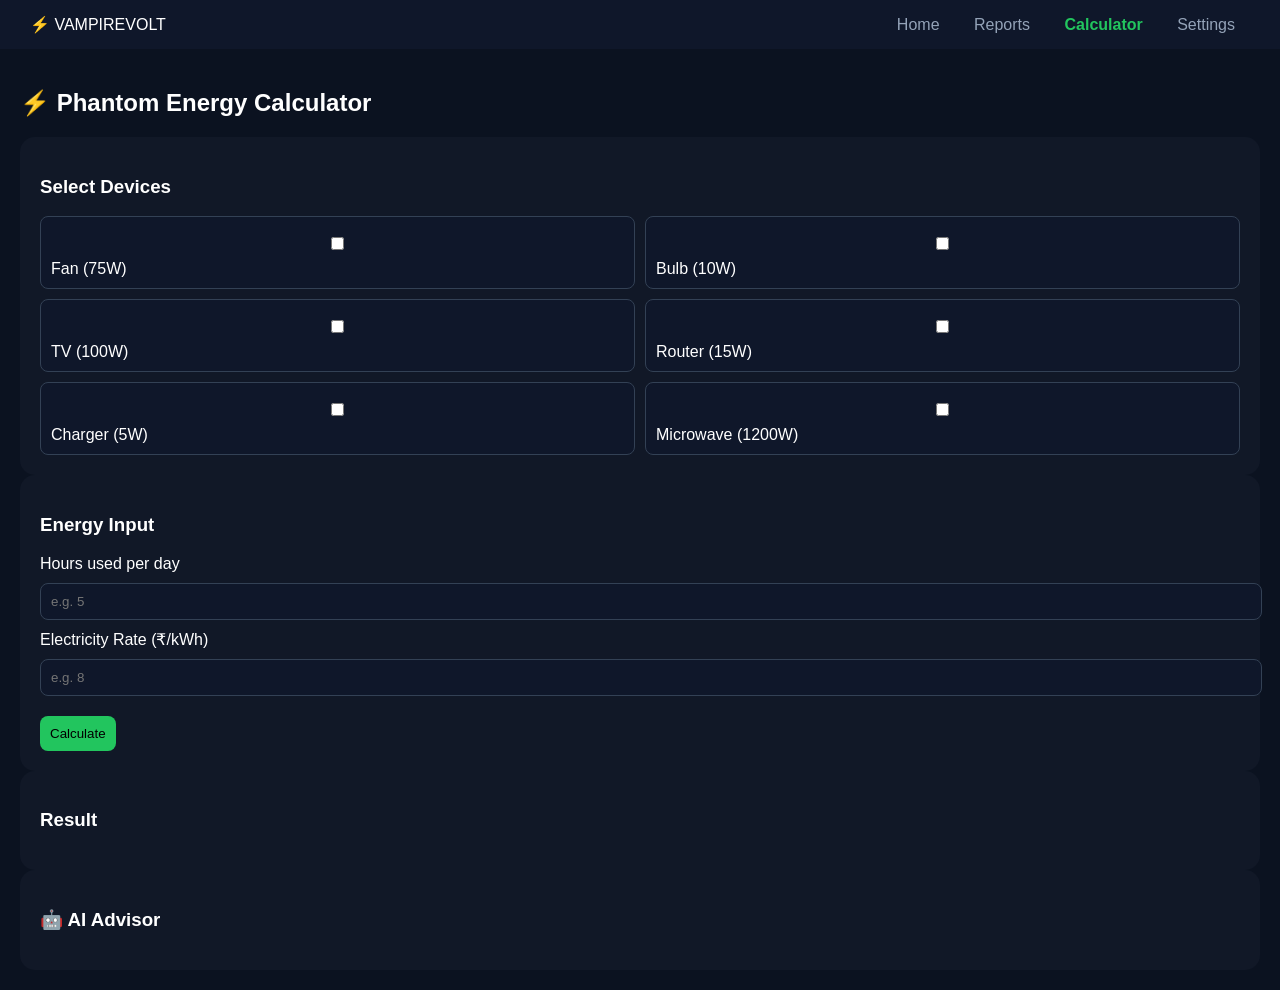
<file: phantomenergy/calculator.html>
<!DOCTYPE html>
<html lang="en">
<head>
  <meta charset="UTF-8">
  <title>Phantom Calculator</title>
  <link rel="stylesheet" href="./phantom.css">
</head>
<body>

<header class="navbar">
  <div class="logo">⚡ VAMPIREVOLT</div>
  <nav>
    <a href="index.html">Home</a>
    <a href="reports.html">Reports</a>
    <a class="active" href="calculator.html">Calculator</a>
    <a href="settings.html">Settings</a>
  </nav>
</header>

<section class="dashboard">

  <h1>⚡ Phantom Energy Calculator</h1>

  <!-- Device Selection -->
 <div class="card">
  <h3>Select Devices</h3>

  <div class="device-list">

    <label><input type="checkbox" value="fan"> Fan (75W)</label>
    <label><input type="checkbox" value="bulb"> Bulb (10W)</label>
    <label><input type="checkbox" value="tv"> TV (100W)</label>
    <label><input type="checkbox" value="router"> Router (15W)</label>
    <label><input type="checkbox" value="charger"> Charger (5W)</label>
    <label><input type="checkbox" value="microwave"> Microwave (1200W)</label>

  </div>
</div>

  <!-- Input -->
  <div class="card">
    <h3>Energy Input</h3>

    <label>Hours used per day</label>
    <input type="number" id="hours" placeholder="e.g. 5">

    <label>Electricity Rate (₹/kWh)</label>
    <input type="number" id="rate" placeholder="e.g. 8">

    <button onclick="calculate()">Calculate</button>
  </div>

  <!-- Result -->
  <div class="card">
    <h3>Result</h3>
    <div id="result"></div>
  </div>

  <!-- AI Advisor -->
  <div class="card">
    <h3>🤖 AI Advisor</h3>
    <div id="advice"></div>
  </div>

</section>

<script src="./phantom.js"></script>
</body>
</html>
</file>
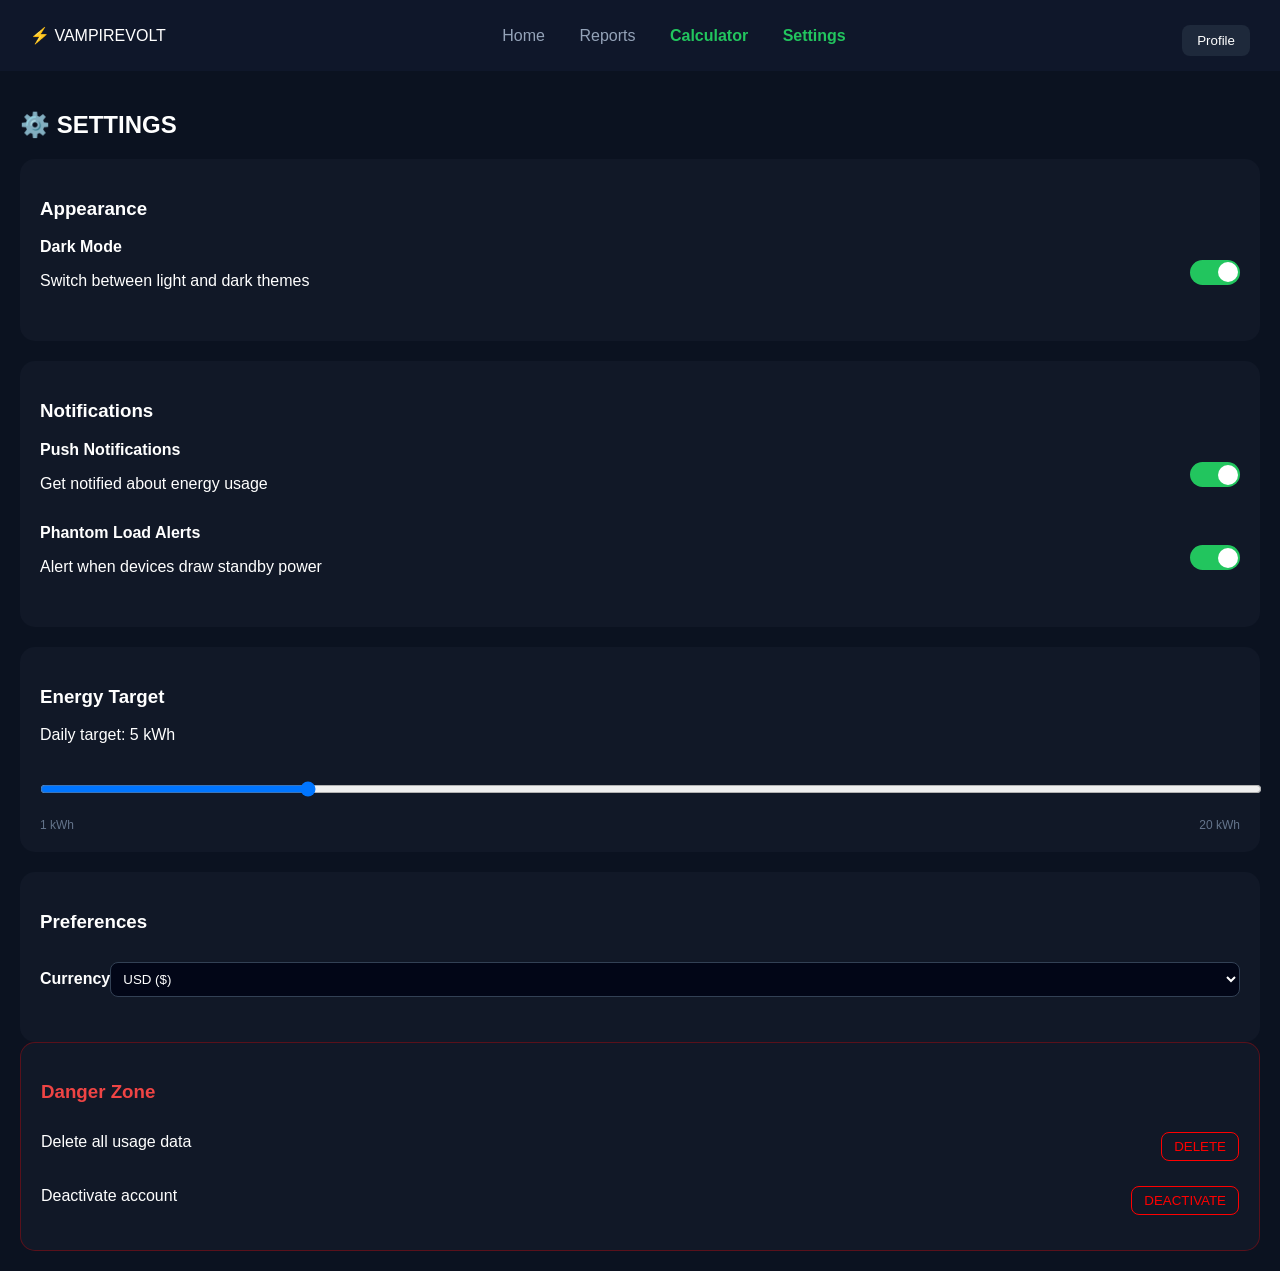
<file: phantomenergy/settings.html>
<!DOCTYPE html>
<html lang="en">
<head>
  <meta charset="UTF-8">
  <title>Settings - VampireVolt</title>
  <link rel="stylesheet" href="./phantom.css">
  
</head>
<body>

<!-- Navbar -->
<header class="navbar">
  <div class="logo">
    <span>⚡ VAMPIREVOLT</span>
  </div>

  <nav>
    <a href="./index.html">Home</a>
    <a href="./reports.html">Reports</a>
    <a class="active" href="calculator.html">Calculator</a>
    <a class="active" href="./settings.html">Settings</a>
  </nav>

  <button class="profile-btn">Profile</button>
</header>

<!-- Settings Page -->
<section class="dashboard">

  <h1>⚙️ SETTINGS</h1>

  <!-- Appearance -->
  <div class="card settings-card">
    <h3>Appearance</h3>
    <div class="setting-row">
      <div>
        <strong>Dark Mode</strong>
        <p>Switch between light and dark themes</p>
      </div>
      <label class="switch">
        <input type="checkbox" checked>
        <span class="slider"></span>
      </label>
    </div>
  </div>

  <!-- Notifications -->
  <div class="card settings-card">
    <h3>Notifications</h3>

    <div class="setting-row">
      <div>
        <strong>Push Notifications</strong>
        <p>Get notified about energy usage</p>
      </div>
      <label class="switch">
        <input type="checkbox" checked>
        <span class="slider"></span>
      </label>
    </div>

    <div class="setting-row">
      <div>
        <strong>Phantom Load Alerts</strong>
        <p>Alert when devices draw standby power</p>
      </div>
      <label class="switch">
        <input type="checkbox" checked>
        <span class="slider"></span>
      </label>
    </div>
  </div>

  <!-- Energy Target -->
  <div class="card settings-card">
    <h3>Energy Target</h3>

    <p>Daily target: <span id="targetValue">5</span> kWh</p>

    <input type="range" min="1" max="20" value="5" id="rangeSlider">

    <div class="range-labels">
      <span>1 kWh</span>
      <span>20 kWh</span>
    </div>
  </div>

  <!-- Preferences -->
  <div class="card settings-card">
    <h3>Preferences</h3>

    <div class="setting-row">
      <strong>Currency</strong>

      <select class="dropdown">
        <option>USD ($)</option>
        <option>INR (₹)</option>
        <option>EUR (€)</option>
      </select>
    </div>
  </div>

  <!-- Danger Zone -->
  <div class="card danger">
    <h3>Danger Zone</h3>

    <div class="setting-row">
      <span>Delete all usage data</span>
      <button class="danger-btn">DELETE</button>
    </div>

    <div class="setting-row">
      <span>Deactivate account</span>
      <button class="danger-btn">DEACTIVATE</button>
    </div>
  </div>

</section>

<script src="./phantom.js"></script>
</body>
</html>
</file>
<file: phantomenergy/phantom.css>
body {
  margin: 0;
  font-family: Arial, sans-serif;
  background: #0b1220;
  color: #fff;
}

/* Navbar */
.navbar {
  display: flex;
  justify-content: space-between;
  align-items: center;
  padding: 15px 30px;
  background: #0f172a;
}

.logo {
  display: flex;
  align-items: center;
  gap: 10px;
}

.logo img {
  width: 30px;
}

nav a {
  margin: 0 15px;
  color: #94a3b8;
  text-decoration: none;
}

nav a:hover {
  color: #22c55e;
}

.profile-btn {
  background: #1e293b;
  border: none;
  padding: 8px 15px;
  color: white;
  border-radius: 8px;
}

/* Dashboard */
.dashboard {
  padding: 20px;
}

.cards {
  display: flex;
  gap: 20px;
}

.card {
  background: #111827;
  padding: 20px;
  border-radius: 15px;
  flex: 1;
}

.big {
  font-size: 28px;
  color: #22c55e;
}

.chart-box {
  margin-top: 20px;
  background: #111827;
  padding: 20px;
  border-radius: 15px;
}

.grid {
  display: flex;
  gap: 20px;
  margin-top: 20px;
}

.streak span {
  display: inline-block;
  width: 15px;
  height: 15px;
  background: #374151;
  border-radius: 50%;
  margin: 5px;
}

.streak .active {
  background: #22c55e;
}

.center {
  text-align: center;
  margin-top: 20px;
}

.score {
  font-size: 40px;
  color: #22c55e;
}
/* Footer */
.footer {
  background: #020617;
  padding: 40px 20px;
  margin-top: 40px;
  border-top: 1px solid #1e293b;
  text-align: center;
}

.footer-content {
  max-width: 800px;
  margin: auto;
}

.team-name {
  color: #22c55e;
  font-size: 24px;
  margin-bottom: 10px;
}

.tagline {
  color: #94a3b8;
  margin-bottom: 20px;
}

.team-members span {
  display: block;
  margin-bottom: 10px;
  color: #e2e8f0;
}

.team-members ul {
  list-style: none;
  padding: 0;
}

.team-members li {
  color: #94a3b8;
  margin: 5px 0;
}

.footer p {
  margin-top: 20px;
  font-size: 14px;
  color: #64748b;
}
.team-name:hover {
  text-shadow: 0 0 10px #22c55e;
}
canvas {
  filter: drop-shadow(0 0 8px rgba(34,197,94,0.3));
}
.settings-card {
  margin-top: 20px;
}

/* Setting row */
.setting-row {
  display: flex;
  justify-content: space-between;
  align-items: center;
  margin: 15px 0;
}

/* Toggle Switch */
.switch {
  position: relative;
  width: 50px;
  height: 25px;
}

.switch input {
  display: none;
}

.slider {
  position: absolute;
  width: 100%;
  height: 100%;
  background: #374151;
  border-radius: 25px;
  cursor: pointer;
}

.slider::before {
  content: "";
  position: absolute;
  width: 20px;
  height: 20px;
  background: white;
  border-radius: 50%;
  top: 2.5px;
  left: 4px;
  transition: 0.3s;
}

input:checked + .slider {
  background: #22c55e;
}

input:checked + .slider::before {
  transform: translateX(24px);
}

/* Range Slider */
input[type="range"] {
  width: 100%;
  margin-top: 10px;
}

.range-labels {
  display: flex;
  justify-content: space-between;
  color: #64748b;
  font-size: 12px;
}

/* Dropdown */
.dropdown {
  background: #020617;
  color: white;
  padding: 8px;
  border-radius: 8px;
  border: 1px solid #334155;
}

/* Danger Zone */
.danger {
  border: 1px solid rgba(255,0,0,0.3);
}

.danger h3 {
  color: #ef4444;
}

.danger-btn {
  background: transparent;
  border: 1px solid red;
  color: red;
  padding: 6px 12px;
  border-radius: 8px;
  cursor: pointer;
}

.danger-btn:hover {
  background: rgba(255,0,0,0.1);
}
nav a.active {
  color: #22c55e;
  font-weight: bold;
}
.sub {
  color: #94a3b8;
  margin-bottom: 20px;
}

/* Glow cards */
.glow {
  border: 1px solid rgba(34,197,94,0.2);
  box-shadow: 0 0 20px rgba(34,197,94,0.05);
}

/* Trend colors */
.green {
  color: #22c55e;
}

.red {
  color: #ef4444;
}

/* Chart box */
.chart-box {
  margin-top: 20px;
  padding: 20px;
  background: linear-gradient(145deg, #0f172a, #020617);
  border-radius: 16px;
}

/* Flex layout */
.flex {
  display: flex;
  align-items: center;
  justify-content: space-between;
}

/* Legend */
.legend {
  margin-left: 20px;
}

.legend p {
  margin: 10px 0;
  color: #cbd5f5;
}

.dot {
  display: inline-block;
  width: 10px;
  height: 10px;
  border-radius: 50%;
  margin-right: 10px;
}

.dot.green { background: #22c55e; }
.dot.blue { background: #06b6d4; }
.dot.yellow { background: #facc15; }
.dot.red { background: #ef4444; }

select, input {
  width: 100%;
  padding: 10px;
  margin: 10px 0;
  background: #0f172a;
  color: white;
  border: 1px solid #334155;
  border-radius: 8px;
}

button {
  padding: 10px;
  background: #22c55e;
  border: none;
  border-radius: 8px;
  cursor: pointer;
  margin-top: 10px;
}

button:hover {
  background: #16a34a;
}

#deviceList {
  margin-top: 10px;
}

#deviceList li {
  margin: 5px 0;
  color: #94a3b8;
}
.device-list {
  display: grid;
  grid-template-columns: 1fr 1fr;
  gap: 10px;
  margin-top: 10px;
}

.device-list label {
  background: #0f172a;
  padding: 10px;
  border-radius: 8px;
  cursor: pointer;
  border: 1px solid #334155;
  transition: 0.2s;
}

.device-list label:hover {
  border-color: #22c55e;
}

.device-list input {
  margin-right: 8px;
}
</file>
